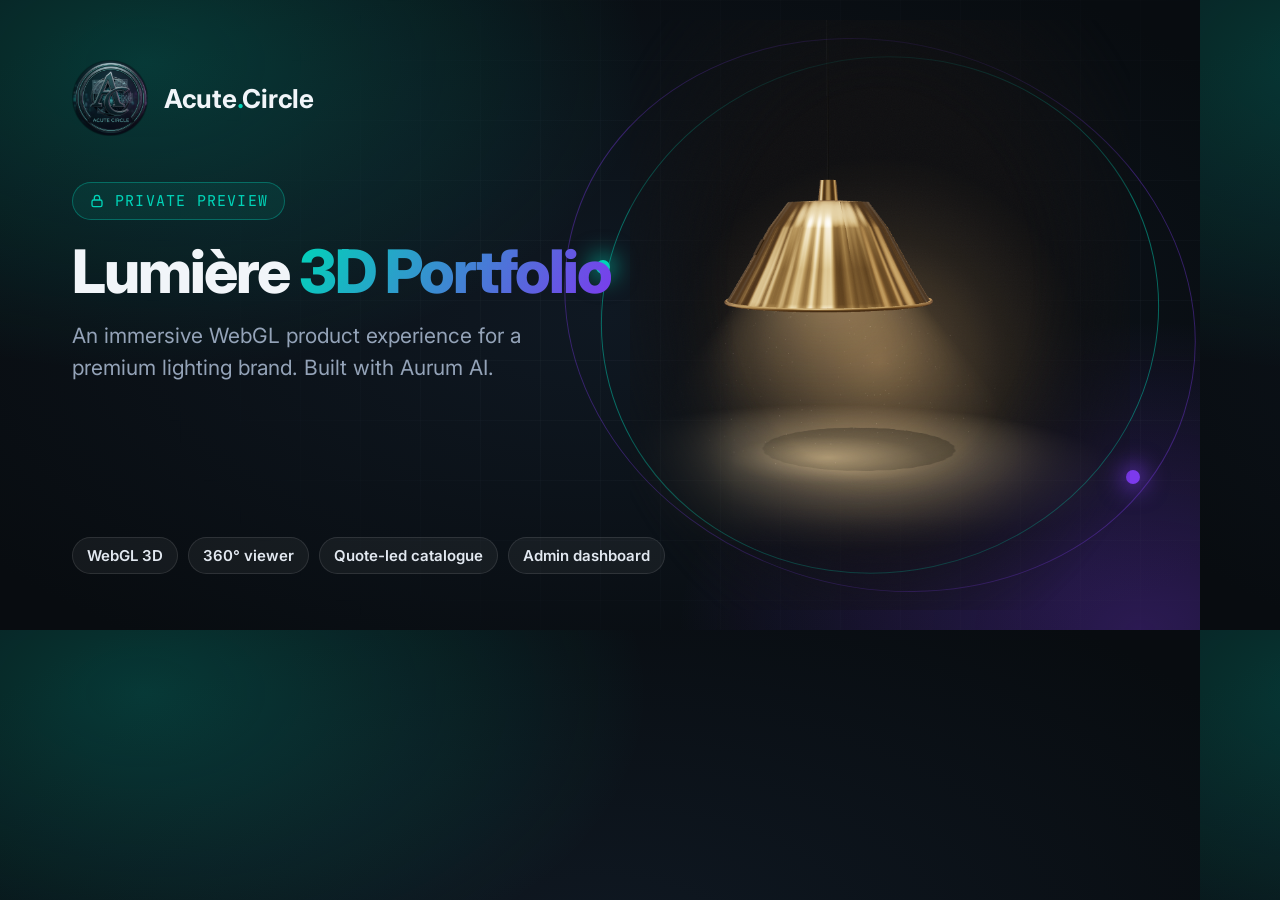
<file: tools/og/og-access.html>
<!doctype html>
<html lang="en">
<head>
<meta charset="utf-8">
<title>OG · Lumière access</title>
<link rel="stylesheet" href="https://fonts.googleapis.com/css2?family=Inter:wght@400..800&family=JetBrains+Mono:wght@500&display=swap">
<style>
  * { box-sizing: border-box; margin: 0; }
  html, body { width: 1200px; height: 630px; overflow: hidden; }
  body { position: relative; color: #F1F5F9; font-family: Inter, sans-serif;
    background: radial-gradient(60% 70% at 12% 10%, rgba(0,212,184,.22), transparent 70%), radial-gradient(55% 70% at 95% 100%, rgba(124,58,237,.3), transparent 70%), radial-gradient(80% 80% at 50% 50%, #0F1822, #080C10 80%); }
  .grid { position: absolute; inset: 0; background-image: linear-gradient(rgba(148,163,184,.07) 1px, transparent 1px), linear-gradient(90deg, rgba(148,163,184,.07) 1px, transparent 1px); background-size: 60px 60px;
    -webkit-mask-image: radial-gradient(70% 80% at 70% 50%, #000, transparent 85%); }
  .orbit { position: absolute; border-radius: 50%; border: 1.5px solid; }
  .o1 { right: 40px; top: 35px; width: 560px; height: 560px; border-color: rgba(0,212,184,.45); transform: rotate(-12deg) scaleY(.92); }
  .o2 { right: 0; top: -5px; width: 640px; height: 640px; border-color: rgba(124,58,237,.38); transform: rotate(18deg) scaleY(.85); }
  .sat { position: absolute; width: 14px; height: 14px; border-radius: 50%; background: #00D4B8; box-shadow: 0 0 22px 6px rgba(0,212,184,.6); }
  .pendant { position: absolute; right: 70px; top: 20px; width: 500px; height: 590px; object-fit: cover; object-position: center 30%;
    -webkit-mask-image: radial-gradient(60% 65% at 50% 45%, #000 50%, transparent 100%); }
  .copy { position: absolute; left: 72px; top: 60px; bottom: 56px; width: 600px; display: flex; flex-direction: column; }
  .head { display: flex; align-items: center; gap: 16px; }
  .head img { width: 76px; height: 76px; }
  .head b { font-size: 26px; font-weight: 700; letter-spacing: -.01em; }
  .head b span { color: #00D4B8; }
  .pill { align-self: flex-start; margin-top: 46px; display: inline-flex; align-items: center; gap: 10px; padding: 8px 16px; border: 1px solid rgba(0,212,184,.35); border-radius: 999px; background: rgba(0,212,184,.08); color: #00D4B8; font-family: 'JetBrains Mono', monospace; font-size: 15px; letter-spacing: .08em; text-transform: uppercase; }
  .pill svg { width: 16px; height: 16px; fill: none; stroke: currentColor; stroke-width: 2; }
  h1 { margin-top: 20px; font-size: 60px; font-weight: 800; line-height: 1.04; letter-spacing: -.035em; }
  h1 span { background: linear-gradient(120deg, #00D4B8, #7C3AED); -webkit-background-clip: text; color: transparent; }
  p { margin-top: 18px; max-width: 520px; font-size: 21px; line-height: 1.5; color: #94A3B8; }
  .tags { margin-top: auto; display: flex; flex-wrap: wrap; gap: 10px; }
  .tags span { padding: 8px 14px; border-radius: 999px; background: rgba(255,255,255,.05); border: 1px solid rgba(255,255,255,.1); font-size: 15px; font-weight: 600; color: #E2E8F0; }
</style>
</head>
<body>
  <div class="grid"></div>
  <div class="orbit o2"></div><div class="orbit o1"></div>
  <span class="sat" style="right: 590px; top: 260px"></span>
  <span class="sat" style="right: 60px; top: 470px; background:#7C3AED; box-shadow: 0 0 22px 6px rgba(124,58,237,.6)"></span>
  <img class="pendant" src="pendant.png" alt="">
  <div class="copy">
    <div class="head"><img src="../../assets/brand/acute-circle-emblem.png" alt=""><b>Acute<span>.</span>Circle</b></div>
    <span class="pill"><svg viewBox="0 0 24 24"><rect x="4.5" y="10.5" width="15" height="10" rx="2.5"/><path d="M8 10.5V7.5a4 4 0 0 1 8 0v3"/></svg>Private preview</span>
    <h1>Lumière <span>3D Portfolio</span></h1>
    <p>An immersive WebGL product experience for a premium lighting brand. Built with Aurum AI.</p>
    <div class="tags"><span>WebGL 3D</span><span>360° viewer</span><span>Quote-led catalogue</span><span>Admin dashboard</span></div>
  </div>
</body>
</html>
</file>
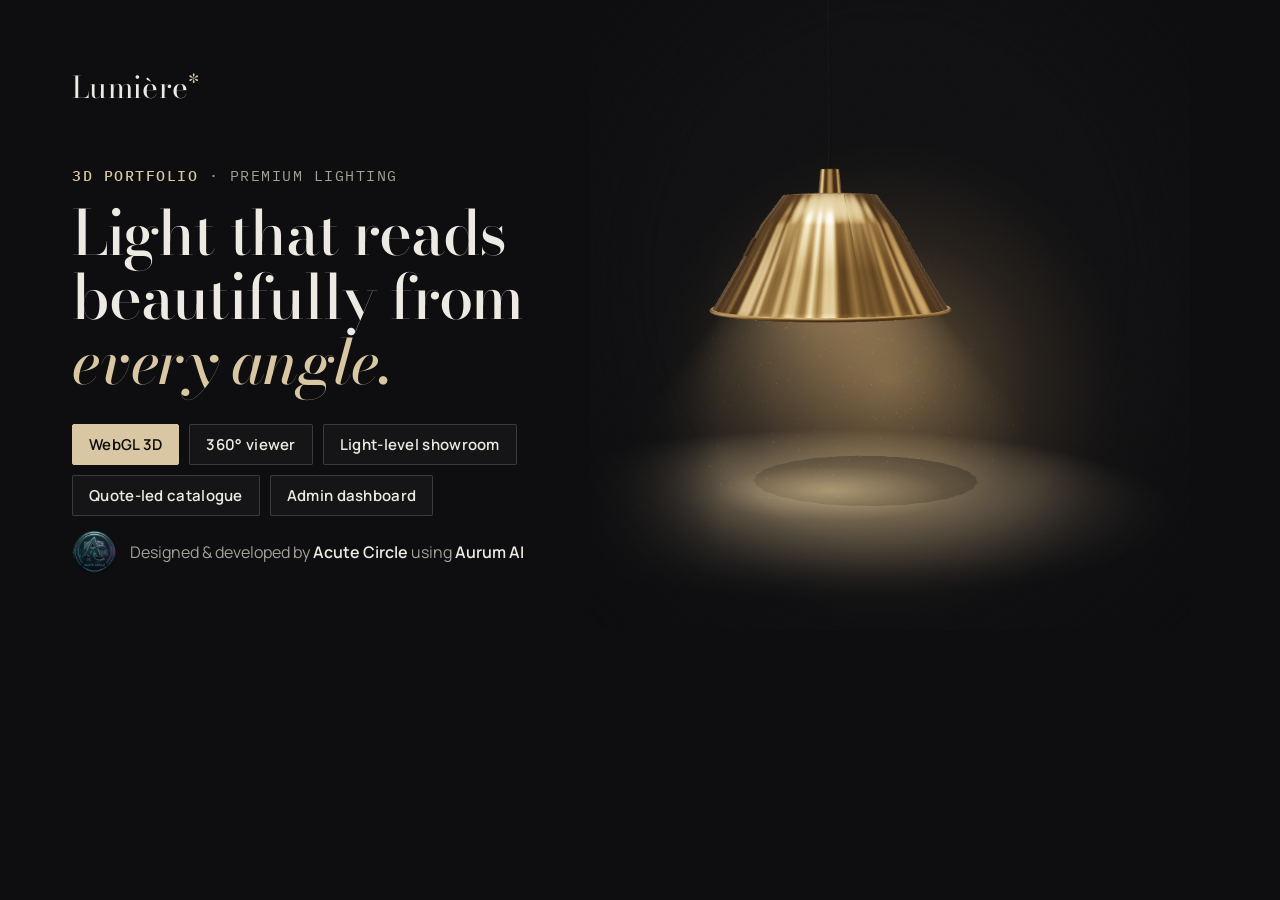
<file: tools/og/og-portfolio.html>
<!doctype html>
<html lang="en">
<head>
<meta charset="utf-8">
<title>OG · Lumière portfolio</title>
<link rel="stylesheet" href="https://fonts.googleapis.com/css2?family=Bodoni+Moda:ital,opsz,wght@0,6..96,400..700;1,6..96,400..600&family=Manrope:wght@400..700&family=IBM+Plex+Mono:wght@400;500&display=swap">
<style>
  * { box-sizing: border-box; margin: 0; }
  html, body { width: 1200px; height: 630px; overflow: hidden; }
  body { position: relative; background: #0E0E10; color: #EDEAE3; font-family: Manrope, sans-serif; }
  .glow { position: absolute; right: -80px; top: -40px; width: 760px; height: 760px; border-radius: 50%; background: radial-gradient(closest-side, rgba(255,190,102,.32), rgba(255,190,102,.06) 55%, transparent 75%); }
  .pendant { position: absolute; right: 10px; top: 0; width: 600px; height: 630px; object-fit: cover; object-position: center 30%;
    -webkit-mask-image: radial-gradient(70% 75% at 50% 45%, #000 55%, transparent 100%); }
  .copy { position: absolute; left: 72px; top: 64px; bottom: 56px; width: 600px; display: flex; flex-direction: column; }
  .brand { font-family: 'Bodoni Moda', serif; font-size: 30px; letter-spacing: .01em; }
  .brand sup { color: #D9C7A3; font-size: 18px; }
  .kicker { margin-top: 56px; font-family: 'IBM Plex Mono', monospace; font-size: 15px; letter-spacing: .1em; text-transform: uppercase; color: #A3A097; }
  .kicker b { color: #D9C7A3; font-weight: 500; }
  h1 { margin-top: 16px; font-family: 'Bodoni Moda', serif; font-weight: 500; font-size: 62px; line-height: 1.04; letter-spacing: -.02em; }
  h1 em { color: #D9C7A3; }
  .pills { display: flex; flex-wrap: wrap; gap: 10px; margin-top: 30px; max-width: 560px; }
  .pill { padding: 9px 16px; border: 1px solid rgba(255,255,255,.16); border-radius: 2px; font-size: 15px; font-weight: 600; letter-spacing: .02em; color: #EDEAE3; background: rgba(255,255,255,.03); }
  .pill.on { background: #D9C7A3; color: #0E0E10; border-color: #D9C7A3; }
  .by { margin-top: auto; display: flex; align-items: center; gap: 14px; font-size: 16px; color: #A3A097; }
  .by img { width: 44px; height: 44px; }
  .by b { color: #EDEAE3; font-weight: 600; }
</style>
</head>
<body>
  <div class="glow"></div>
  <img class="pendant" src="pendant.png" alt="">
  <div class="copy">
    <div class="brand">Lumière<sup>*</sup></div>
    <p class="kicker"><b>3D portfolio</b> · Premium lighting</p>
    <h1>Light that reads beautifully from <em>every angle.</em></h1>
    <div class="pills">
      <span class="pill on">WebGL 3D</span><span class="pill">360° viewer</span><span class="pill">Light-level showroom</span><span class="pill">Quote-led catalogue</span><span class="pill">Admin dashboard</span>
    </div>
    <div class="by"><img src="../../assets/brand/acute-circle-emblem.png" alt=""><span>Designed &amp; developed by <b>Acute Circle</b> using <b>Aurum AI</b></span></div>
  </div>
</body>
</html>
</file>
